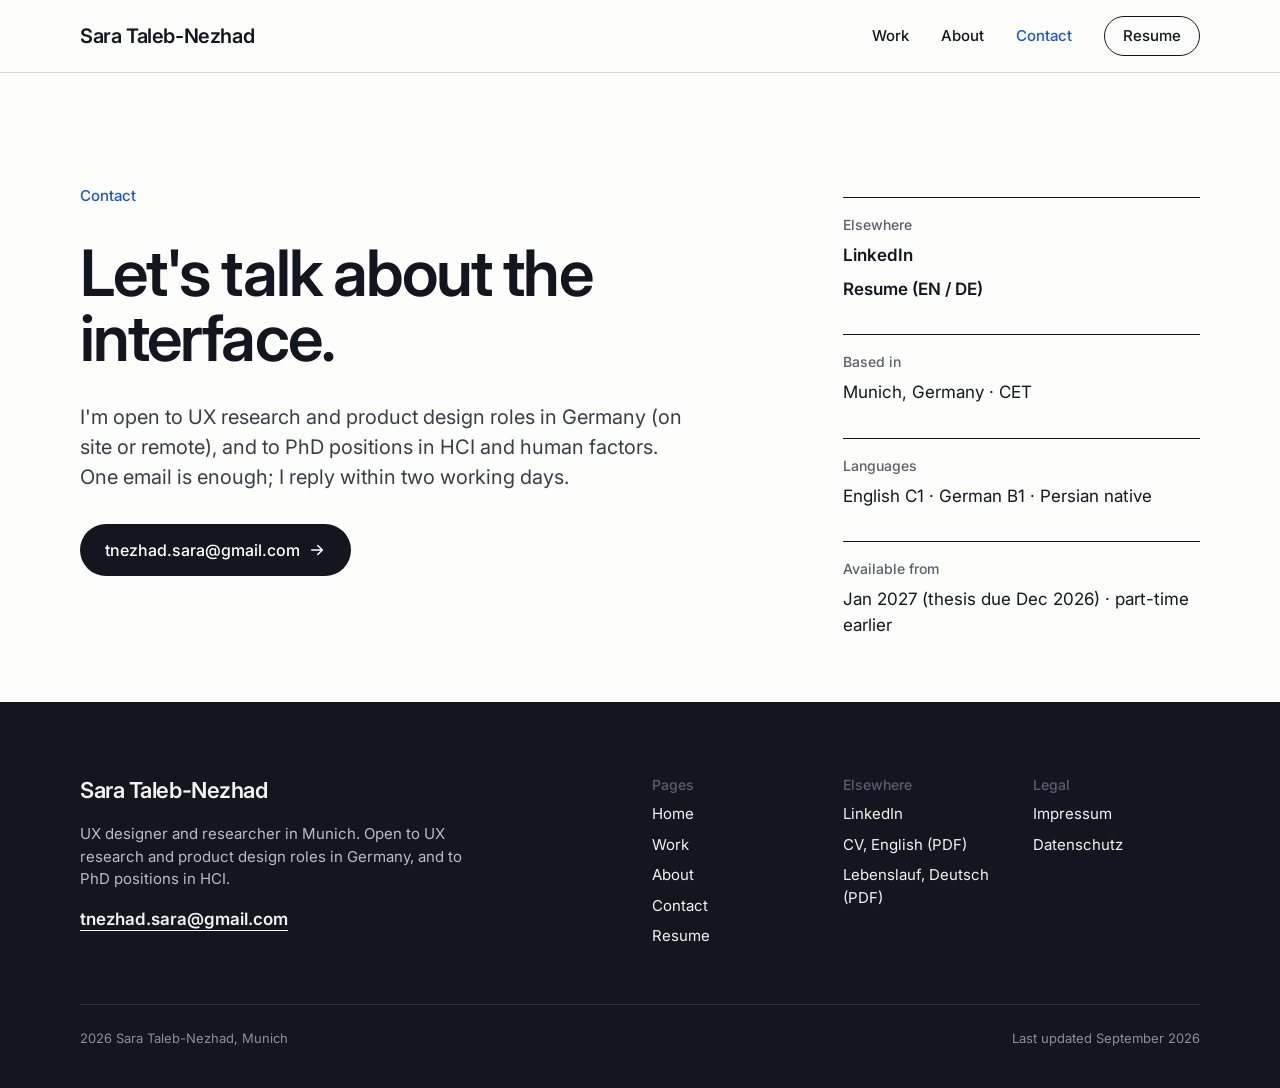
<file: contact.html>
<!doctype html>
<html lang="en">
<head>
<meta charset="utf-8">
<meta name="viewport" content="width=device-width, initial-scale=1">
<title>Contact · Sara Taleb-Nezhad</title>
<meta name="description" content="Get in touch about UX research and product design roles in Germany.">
<meta property="og:title" content="Contact · Sara Taleb-Nezhad">
<meta property="og:description" content="Get in touch about UX research and product design roles in Germany.">
<meta property="og:image" content="images/og-image.png">
<meta property="og:type" content="website">
<link rel="icon" href="images/favicon.svg" type="image/svg+xml">
<link rel="preconnect" href="https://fonts.googleapis.com">
<link rel="preconnect" href="https://fonts.gstatic.com" crossorigin>
<link rel="stylesheet" href="https://fonts.googleapis.com/css2?family=Inter:wght@400;500;600;700;800&display=swap">
<link rel="stylesheet" href="css/style.css">
</head>
<body>
<header class="nav">
  <div class="wrap">
    <a class="brand" href="index.html">Sara Taleb-Nezhad</a>
    <button class="menu-btn" aria-label="Open menu" aria-expanded="false" aria-controls="menu"><svg width="20" height="20" viewBox="0 0 24 24" fill="none" stroke="currentColor" stroke-width="2" stroke-linecap="round" aria-hidden="true"><path d="M4 7h16"/><path d="M4 12h16"/><path d="M4 17h16"/></svg></button>
    <nav class="menu" id="menu">
      <a href="work.html">Work</a>
      <a href="about.html">About</a>
      <a href="contact.html" aria-current="page">Contact</a>
      <a class="pill" href="resume.html">Resume</a>
    </nav>
  </div>
</header>
<main>
<section class="contact-head"><div class="wrap cols">
  <div class="l"><div class="kicker">Contact</div><h1 class="h1">Let's talk about the interface.</h1><p class="lead" style="max-width:620px">I'm open to UX research and product design roles in Germany (on site or remote), and to PhD positions in HCI and human factors. One email is enough; I reply within two working days.</p><div><a class="btn primary" href="mailto:tnezhad.sara@gmail.com">tnezhad.sara@gmail.com <svg width="18" height="18" viewBox="0 0 24 24" fill="none" stroke="currentColor" stroke-width="2" stroke-linecap="round" stroke-linejoin="round" aria-hidden="true"><path d="M5 12h14"/><path d="M13 6l6 6-6 6"/></svg></a></div></div>
  <div class="r">
    <div class="row"><div class="k">Elsewhere</div><a href="https://www.linkedin.com/in/tnezhadsara/">LinkedIn</a><a href="resume.html">Resume (EN / DE)</a></div>
    <div class="row"><div class="k">Based in</div><div>Munich, Germany · CET</div></div>
    <div class="row"><div class="k">Languages</div><div>English C1 · German B1 · Persian native</div></div>
    <div class="row"><div class="k">Available from</div><div>Jan 2027 (thesis due Dec 2026) · part-time earlier</div></div>
  </div>
</div></section>
</main>
<footer class="footer">
  <div class="wrap">
    <div class="cols">
      <div class="intro">
        <a class="brand" href="index.html">Sara Taleb-Nezhad</a>
        <p>UX designer and researcher in Munich. Open to UX research and product design roles in Germany, and to PhD positions in HCI.</p>
        <a class="mail" href="mailto:tnezhad.sara@gmail.com">tnezhad.sara@gmail.com</a>
      </div>
      <div class="links" style="display:contents">
      <div class="col c1"><div class="k">Pages</div><a href="index.html">Home</a><a href="work.html">Work</a><a href="about.html">About</a><a href="contact.html">Contact</a><a href="resume.html">Resume</a></div>
      <div class="col c2"><div class="k">Elsewhere</div><a href="https://www.linkedin.com/in/tnezhadsara/">LinkedIn</a><a href="cv/cv-en.pdf">CV, English (PDF)</a><a href="cv/cv-de.pdf">Lebenslauf, Deutsch (PDF)</a></div>
      <div class="col c3"><div class="k">Legal</div><a href="impressum.html">Impressum</a><a href="datenschutz.html">Datenschutz</a></div>
      </div>
    </div>
    <div class="bottom"><span>2026 Sara Taleb-Nezhad, Munich</span><span>Last updated September 2026</span></div>
  </div>
</footer>
<script>
  var b=document.querySelector('.menu-btn'),m=document.getElementById('menu');
  b.addEventListener('click',function(){var o=m.classList.toggle('open');b.setAttribute('aria-expanded',o);});
</script>
</body>
</html>
</file>
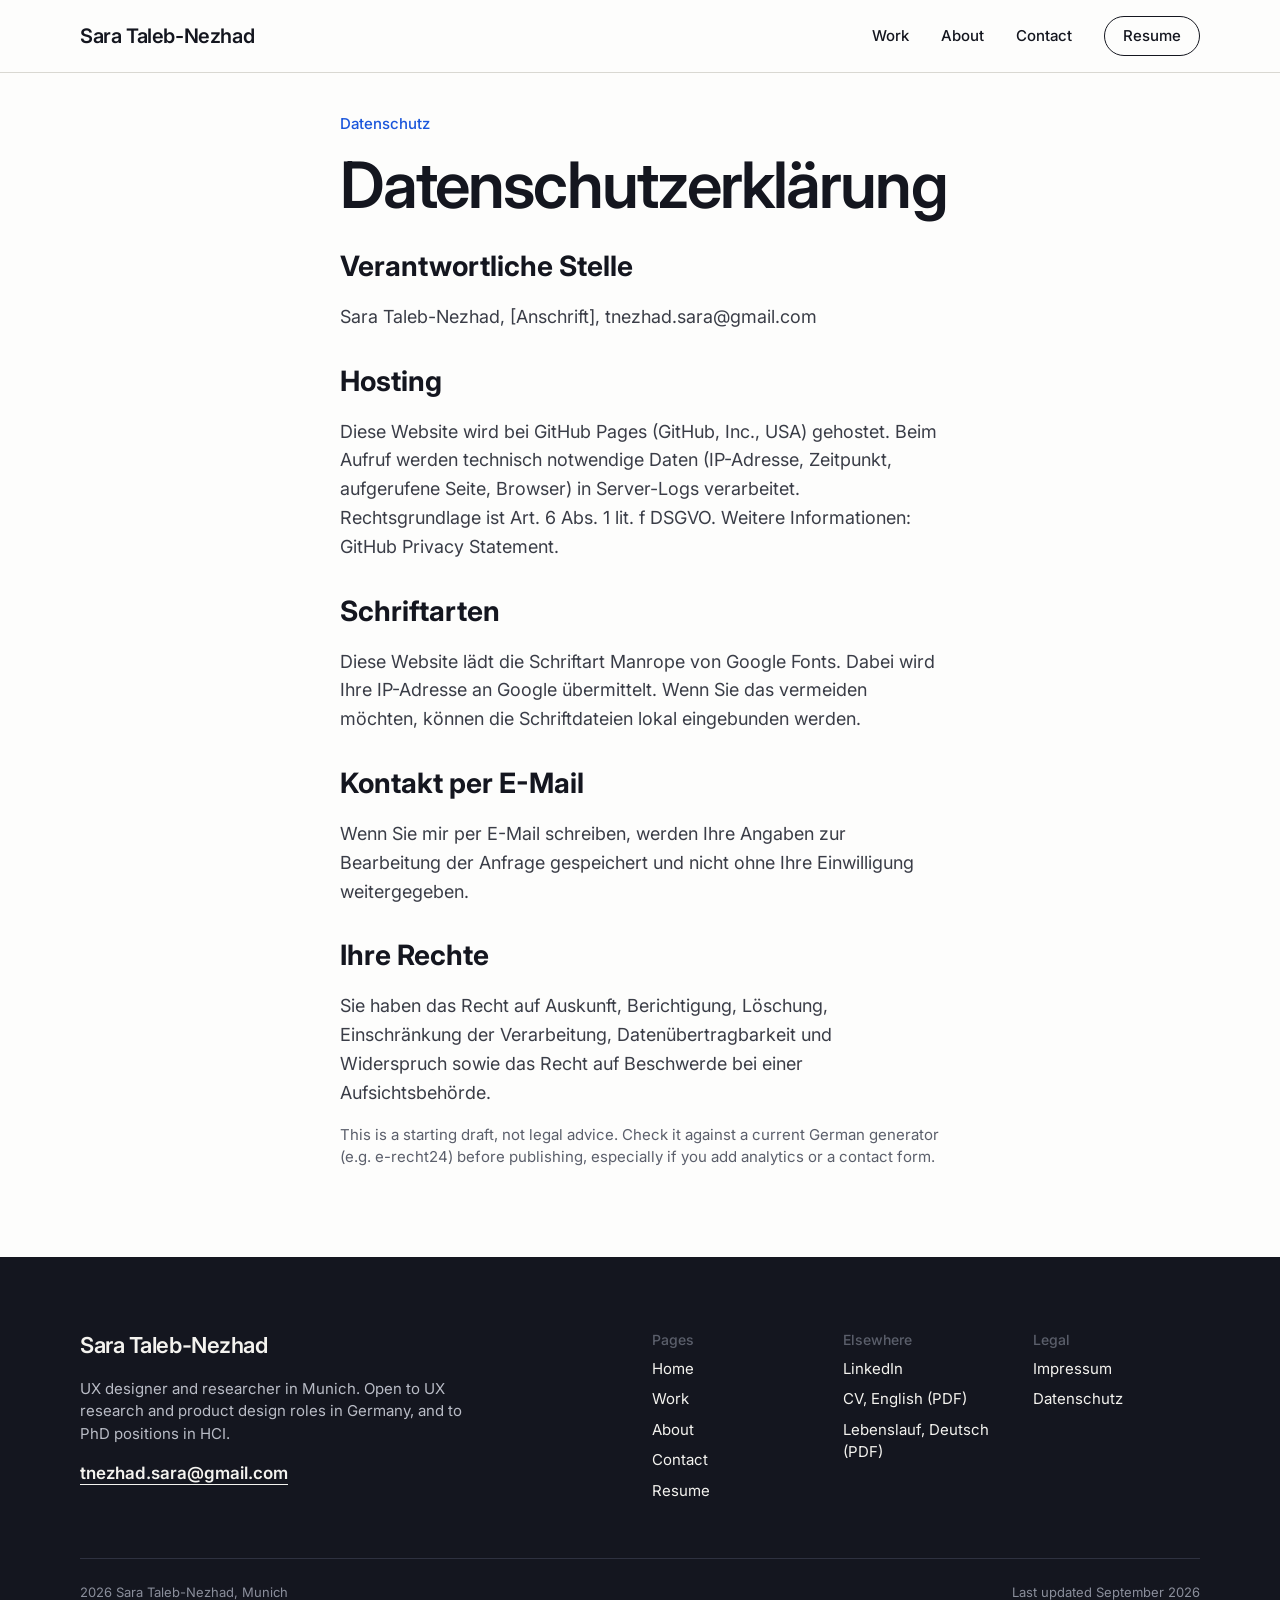
<file: datenschutz.html>
<!doctype html>
<html lang="en">
<head>
<meta charset="utf-8">
<meta name="viewport" content="width=device-width, initial-scale=1">
<title>Datenschutz · Sara Taleb-Nezhad</title>
<meta name="description" content="Datenschutzerklärung">
<meta property="og:title" content="Datenschutz · Sara Taleb-Nezhad">
<meta property="og:description" content="Datenschutzerklärung">
<meta property="og:image" content="images/og-image.png">
<meta property="og:type" content="website">
<link rel="icon" href="images/favicon.svg" type="image/svg+xml">
<link rel="preconnect" href="https://fonts.googleapis.com">
<link rel="preconnect" href="https://fonts.gstatic.com" crossorigin>
<link rel="stylesheet" href="https://fonts.googleapis.com/css2?family=Inter:wght@400;500;600;700;800&display=swap">
<link rel="stylesheet" href="css/style.css">
</head>
<body>
<header class="nav">
  <div class="wrap">
    <a class="brand" href="index.html">Sara Taleb-Nezhad</a>
    <button class="menu-btn" aria-label="Open menu" aria-expanded="false" aria-controls="menu"><svg width="20" height="20" viewBox="0 0 24 24" fill="none" stroke="currentColor" stroke-width="2" stroke-linecap="round" aria-hidden="true"><path d="M4 7h16"/><path d="M4 12h16"/><path d="M4 17h16"/></svg></button>
    <nav class="menu" id="menu">
      <a href="work.html">Work</a>
      <a href="about.html">About</a>
      <a href="contact.html">Contact</a>
      <a class="pill" href="resume.html">Resume</a>
    </nav>
  </div>
</header>
<main>
<section class="wrap prose"><div class="kicker">Datenschutz</div><h1 class="h1">Datenschutzerklärung</h1>
<h2>Verantwortliche Stelle</h2><p class="para">Sara Taleb-Nezhad, [Anschrift], tnezhad.sara@gmail.com</p>
<h2>Hosting</h2><p class="para">Diese Website wird bei GitHub Pages (GitHub, Inc., USA) gehostet. Beim Aufruf werden technisch notwendige Daten (IP-Adresse, Zeitpunkt, aufgerufene Seite, Browser) in Server-Logs verarbeitet. Rechtsgrundlage ist Art. 6 Abs. 1 lit. f DSGVO. Weitere Informationen: GitHub Privacy Statement.</p>
<h2>Schriftarten</h2><p class="para">Diese Website lädt die Schriftart Manrope von Google Fonts. Dabei wird Ihre IP-Adresse an Google übermittelt. Wenn Sie das vermeiden möchten, können die Schriftdateien lokal eingebunden werden.</p>
<h2>Kontakt per E-Mail</h2><p class="para">Wenn Sie mir per E-Mail schreiben, werden Ihre Angaben zur Bearbeitung der Anfrage gespeichert und nicht ohne Ihre Einwilligung weitergegeben.</p>
<h2>Ihre Rechte</h2><p class="para">Sie haben das Recht auf Auskunft, Berichtigung, Löschung, Einschränkung der Verarbeitung, Datenübertragbarkeit und Widerspruch sowie das Recht auf Beschwerde bei einer Aufsichtsbehörde.</p>
<p class="small">This is a starting draft, not legal advice. Check it against a current German generator (e.g. e-recht24) before publishing, especially if you add analytics or a contact form.</p></section>
</main>
<footer class="footer">
  <div class="wrap">
    <div class="cols">
      <div class="intro">
        <a class="brand" href="index.html">Sara Taleb-Nezhad</a>
        <p>UX designer and researcher in Munich. Open to UX research and product design roles in Germany, and to PhD positions in HCI.</p>
        <a class="mail" href="mailto:tnezhad.sara@gmail.com">tnezhad.sara@gmail.com</a>
      </div>
      <div class="links" style="display:contents">
      <div class="col c1"><div class="k">Pages</div><a href="index.html">Home</a><a href="work.html">Work</a><a href="about.html">About</a><a href="contact.html">Contact</a><a href="resume.html">Resume</a></div>
      <div class="col c2"><div class="k">Elsewhere</div><a href="https://www.linkedin.com/in/tnezhadsara/">LinkedIn</a><a href="cv/cv-en.pdf">CV, English (PDF)</a><a href="cv/cv-de.pdf">Lebenslauf, Deutsch (PDF)</a></div>
      <div class="col c3"><div class="k">Legal</div><a href="impressum.html">Impressum</a><a href="datenschutz.html">Datenschutz</a></div>
      </div>
    </div>
    <div class="bottom"><span>2026 Sara Taleb-Nezhad, Munich</span><span>Last updated September 2026</span></div>
  </div>
</footer>
<script>
  var b=document.querySelector('.menu-btn'),m=document.getElementById('menu');
  b.addEventListener('click',function(){var o=m.classList.toggle('open');b.setAttribute('aria-expanded',o);});
</script>
</body>
</html>
</file>
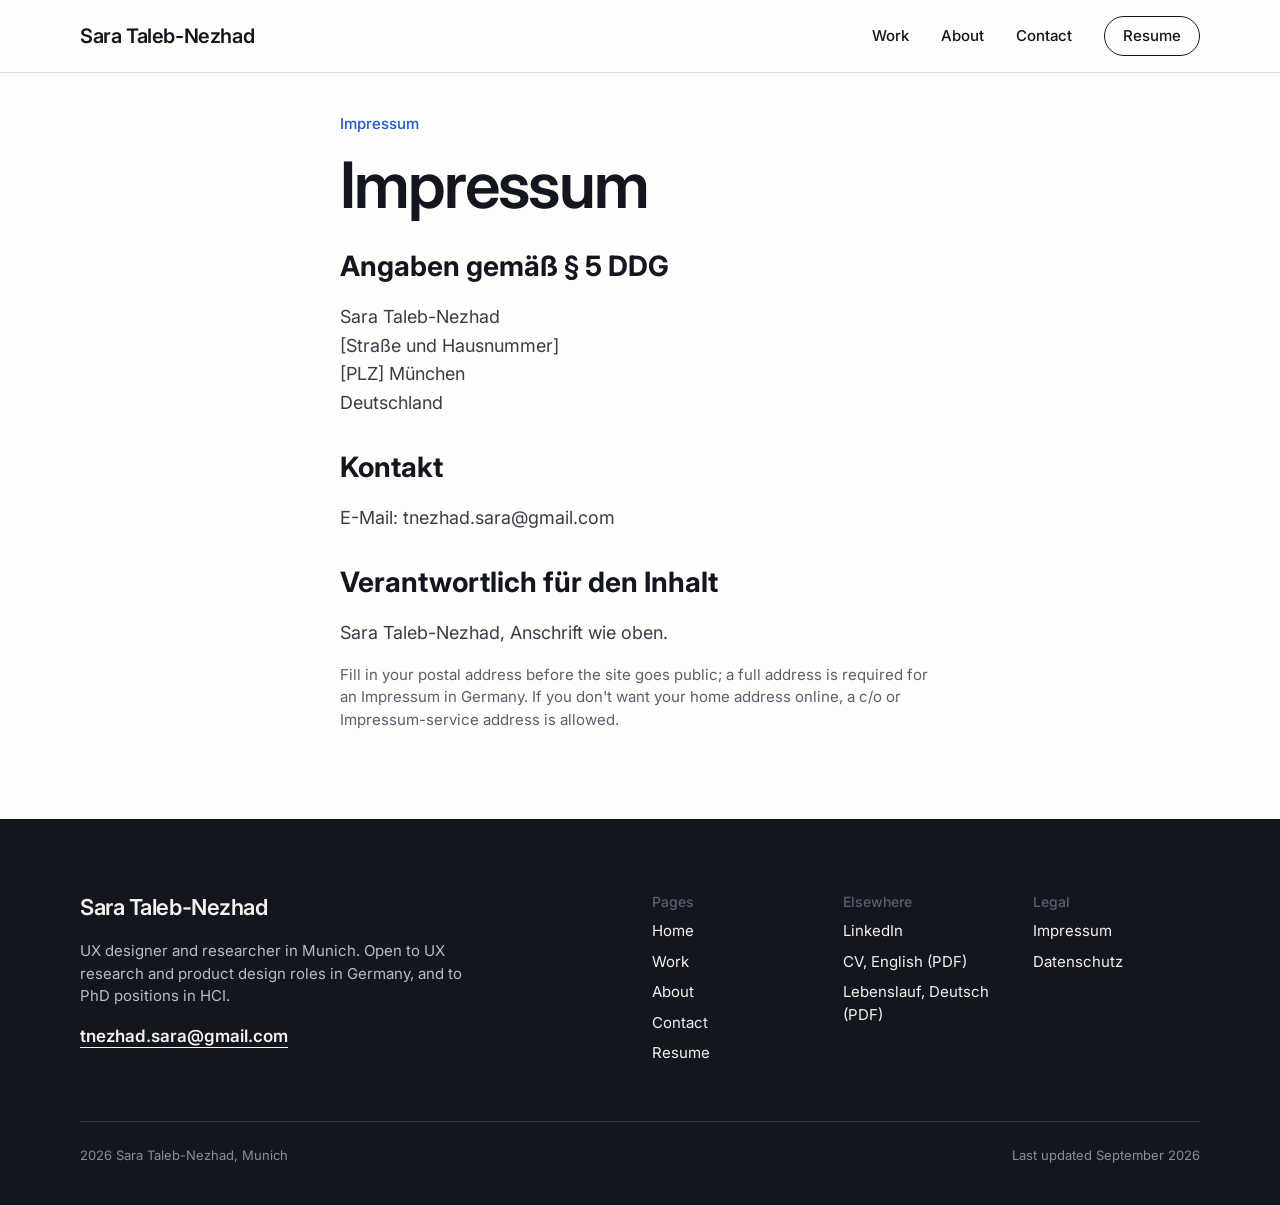
<file: impressum.html>
<!doctype html>
<html lang="en">
<head>
<meta charset="utf-8">
<meta name="viewport" content="width=device-width, initial-scale=1">
<title>Impressum · Sara Taleb-Nezhad</title>
<meta name="description" content="Impressum">
<meta property="og:title" content="Impressum · Sara Taleb-Nezhad">
<meta property="og:description" content="Impressum">
<meta property="og:image" content="images/og-image.png">
<meta property="og:type" content="website">
<link rel="icon" href="images/favicon.svg" type="image/svg+xml">
<link rel="preconnect" href="https://fonts.googleapis.com">
<link rel="preconnect" href="https://fonts.gstatic.com" crossorigin>
<link rel="stylesheet" href="https://fonts.googleapis.com/css2?family=Inter:wght@400;500;600;700;800&display=swap">
<link rel="stylesheet" href="css/style.css">
</head>
<body>
<header class="nav">
  <div class="wrap">
    <a class="brand" href="index.html">Sara Taleb-Nezhad</a>
    <button class="menu-btn" aria-label="Open menu" aria-expanded="false" aria-controls="menu"><svg width="20" height="20" viewBox="0 0 24 24" fill="none" stroke="currentColor" stroke-width="2" stroke-linecap="round" aria-hidden="true"><path d="M4 7h16"/><path d="M4 12h16"/><path d="M4 17h16"/></svg></button>
    <nav class="menu" id="menu">
      <a href="work.html">Work</a>
      <a href="about.html">About</a>
      <a href="contact.html">Contact</a>
      <a class="pill" href="resume.html">Resume</a>
    </nav>
  </div>
</header>
<main>
<section class="wrap prose"><div class="kicker">Impressum</div><h1 class="h1">Impressum</h1>
<h2>Angaben gemäß § 5 DDG</h2><p class="para">Sara Taleb-Nezhad<br>[Straße und Hausnummer]<br>[PLZ] München<br>Deutschland</p>
<h2>Kontakt</h2><p class="para">E-Mail: tnezhad.sara@gmail.com</p>
<h2>Verantwortlich für den Inhalt</h2><p class="para">Sara Taleb-Nezhad, Anschrift wie oben.</p>
<p class="small">Fill in your postal address before the site goes public; a full address is required for an Impressum in Germany. If you don't want your home address online, a c/o or Impressum-service address is allowed.</p></section>
</main>
<footer class="footer">
  <div class="wrap">
    <div class="cols">
      <div class="intro">
        <a class="brand" href="index.html">Sara Taleb-Nezhad</a>
        <p>UX designer and researcher in Munich. Open to UX research and product design roles in Germany, and to PhD positions in HCI.</p>
        <a class="mail" href="mailto:tnezhad.sara@gmail.com">tnezhad.sara@gmail.com</a>
      </div>
      <div class="links" style="display:contents">
      <div class="col c1"><div class="k">Pages</div><a href="index.html">Home</a><a href="work.html">Work</a><a href="about.html">About</a><a href="contact.html">Contact</a><a href="resume.html">Resume</a></div>
      <div class="col c2"><div class="k">Elsewhere</div><a href="https://www.linkedin.com/in/tnezhadsara/">LinkedIn</a><a href="cv/cv-en.pdf">CV, English (PDF)</a><a href="cv/cv-de.pdf">Lebenslauf, Deutsch (PDF)</a></div>
      <div class="col c3"><div class="k">Legal</div><a href="impressum.html">Impressum</a><a href="datenschutz.html">Datenschutz</a></div>
      </div>
    </div>
    <div class="bottom"><span>2026 Sara Taleb-Nezhad, Munich</span><span>Last updated September 2026</span></div>
  </div>
</footer>
<script>
  var b=document.querySelector('.menu-btn'),m=document.getElementById('menu');
  b.addEventListener('click',function(){var o=m.classList.toggle('open');b.setAttribute('aria-expanded',o);});
</script>
</body>
</html>
</file>
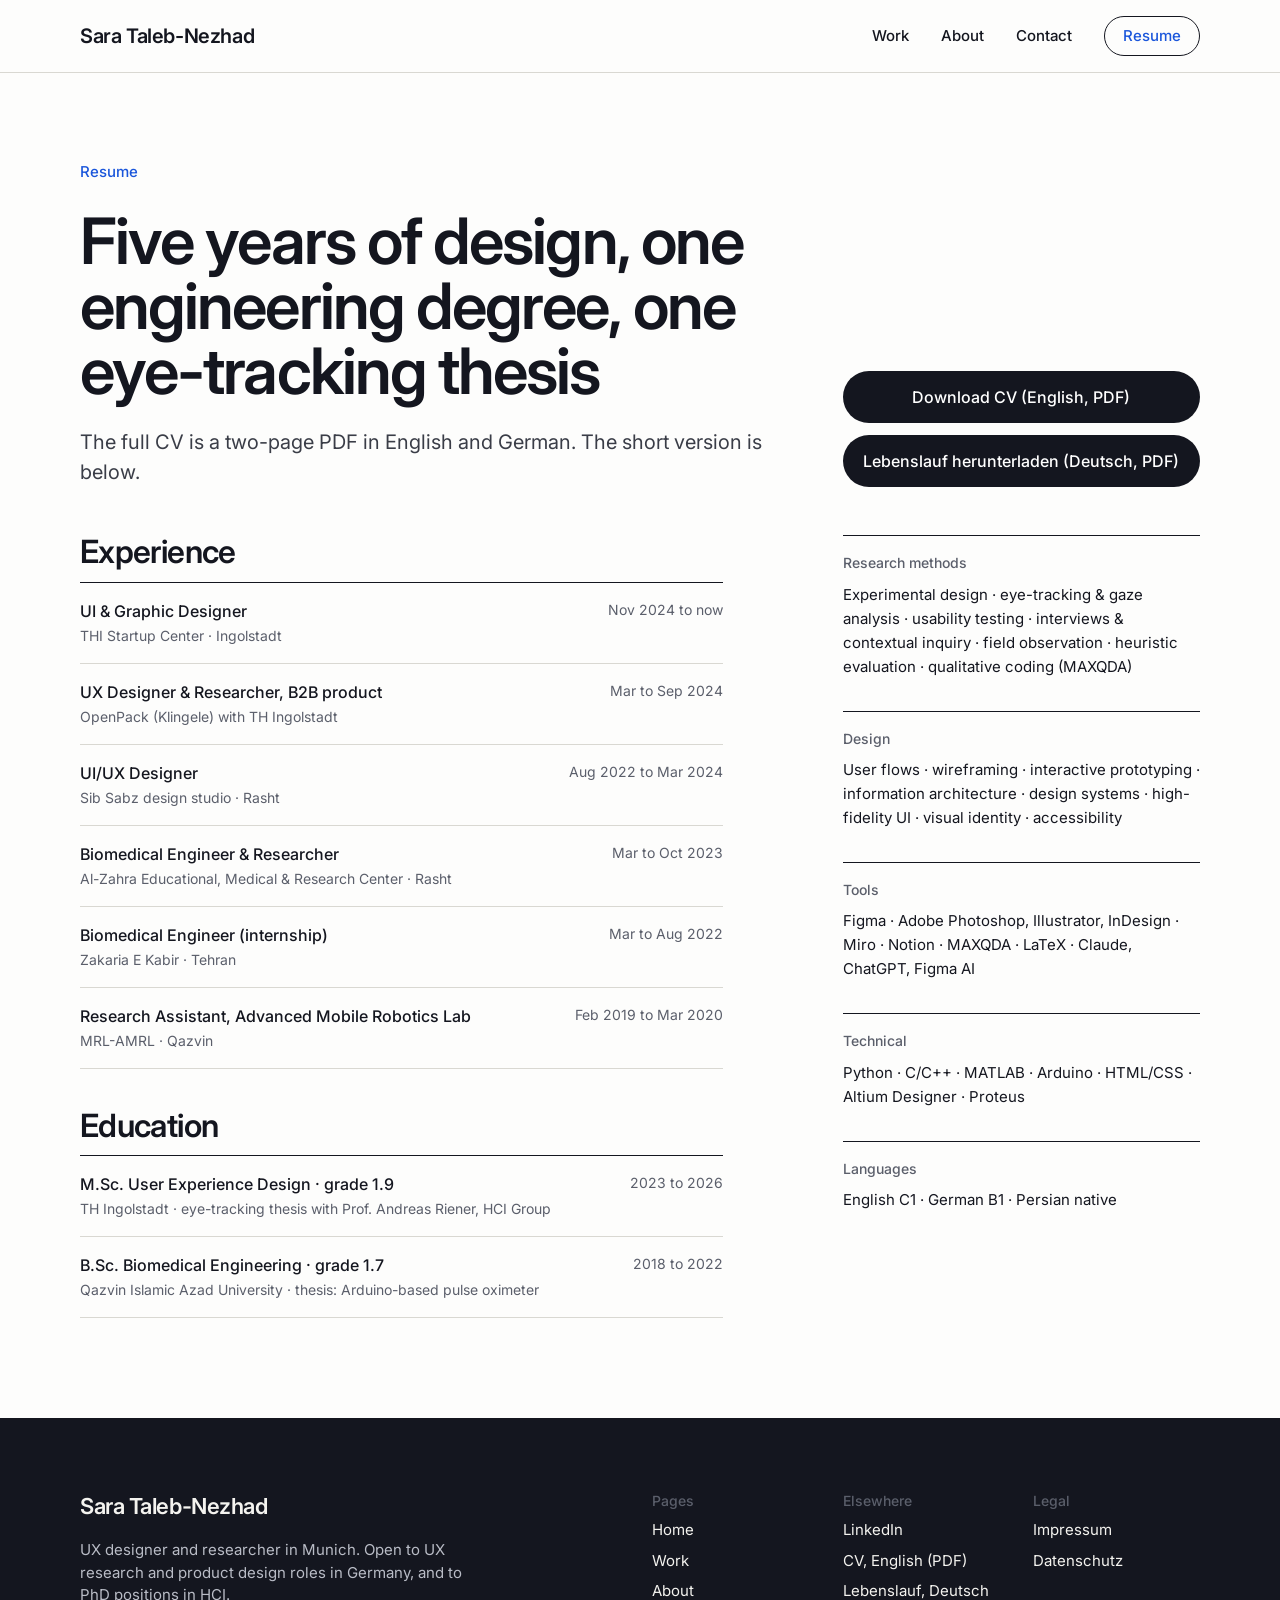
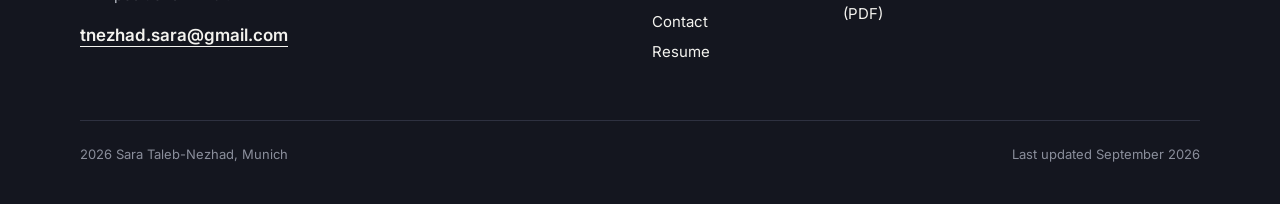
<file: resume.html>
<!doctype html>
<html lang="en">
<head>
<meta charset="utf-8">
<meta name="viewport" content="width=device-width, initial-scale=1">
<title>Resume · Sara Taleb-Nezhad</title>
<meta name="description" content="Experience, education and skills of Sara Taleb-Nezhad, UX designer and researcher.">
<meta property="og:title" content="Resume · Sara Taleb-Nezhad">
<meta property="og:description" content="Experience, education and skills of Sara Taleb-Nezhad, UX designer and researcher.">
<meta property="og:image" content="images/og-image.png">
<meta property="og:type" content="website">
<link rel="icon" href="images/favicon.svg" type="image/svg+xml">
<link rel="preconnect" href="https://fonts.googleapis.com">
<link rel="preconnect" href="https://fonts.gstatic.com" crossorigin>
<link rel="stylesheet" href="https://fonts.googleapis.com/css2?family=Inter:wght@400;500;600;700;800&display=swap">
<link rel="stylesheet" href="css/style.css">
</head>
<body>
<header class="nav">
  <div class="wrap">
    <a class="brand" href="index.html">Sara Taleb-Nezhad</a>
    <button class="menu-btn" aria-label="Open menu" aria-expanded="false" aria-controls="menu"><svg width="20" height="20" viewBox="0 0 24 24" fill="none" stroke="currentColor" stroke-width="2" stroke-linecap="round" aria-hidden="true"><path d="M4 7h16"/><path d="M4 12h16"/><path d="M4 17h16"/></svg></button>
    <nav class="menu" id="menu">
      <a href="work.html">Work</a>
      <a href="about.html">About</a>
      <a href="contact.html">Contact</a>
      <a class="pill" href="resume.html" aria-current="page">Resume</a>
    </nav>
  </div>
</header>
<main>
<section class="resume-head"><div class="wrap cols">
  <div class="text stack" style="gap:24px"><div class="kicker">Resume</div><h1 class="h1">Five years of design, one engineering degree, one eye-tracking thesis</h1><p class="lead" style="max-width:700px">The full CV is a two-page PDF in English and German. The short version is below.</p></div>
  <div class="btns"><a class="btn primary" href="cv/cv-en.pdf">Download CV (English, PDF)</a><a class="btn primary" href="cv/cv-de.pdf">Lebenslauf herunterladen (Deutsch, PDF)</a></div>
</div></section>
<section class="section"><div class="wrap cols resume-body">
  <div class="l"><div class="rows"><h2 class="h2 rows-title">Experience</h2><div class="item"><div><b>UI &amp; Graphic Designer</b><span>THI Startup Center · Ingolstadt</span></div><span class="date">Nov 2024 to now</span></div><div class="item"><div><b>UX Designer &amp; Researcher, B2B product</b><span>OpenPack (Klingele) with TH Ingolstadt</span></div><span class="date">Mar to Sep 2024</span></div><div class="item"><div><b>UI/UX Designer</b><span>Sib Sabz design studio · Rasht</span></div><span class="date">Aug 2022 to Mar 2024</span></div><div class="item"><div><b>Biomedical Engineer &amp; Researcher</b><span>Al-Zahra Educational, Medical &amp; Research Center · Rasht</span></div><span class="date">Mar to Oct 2023</span></div><div class="item"><div><b>Biomedical Engineer (internship)</b><span>Zakaria E Kabir · Tehran</span></div><span class="date">Mar to Aug 2022</span></div><div class="item"><div><b>Research Assistant, Advanced Mobile Robotics Lab</b><span>MRL-AMRL · Qazvin</span></div><span class="date">Feb 2019 to Mar 2020</span></div><div class="end"></div></div><div class="rows"><h2 class="h2 rows-title">Education</h2><div class="item"><div><b>M.Sc. User Experience Design · grade 1.9</b><span>TH Ingolstadt · eye-tracking thesis with Prof. Andreas Riener, HCI Group</span></div><span class="date">2023 to 2026</span></div><div class="item"><div><b>B.Sc. Biomedical Engineering · grade 1.7</b><span>Qazvin Islamic Azad University · thesis: Arduino-based pulse oximeter</span></div><span class="date">2018 to 2022</span></div><div class="end"></div></div></div>
  <div class="r"><div class="factbox"><div class="k">Research methods</div><div>Experimental design · eye-tracking &amp; gaze analysis · usability testing · interviews &amp; contextual inquiry · field observation · heuristic evaluation · qualitative coding (MAXQDA)</div></div><div class="factbox"><div class="k">Design</div><div>User flows · wireframing · interactive prototyping · information architecture · design systems · high-fidelity UI · visual identity · accessibility</div></div><div class="factbox"><div class="k">Tools</div><div>Figma · Adobe Photoshop, Illustrator, InDesign · Miro · Notion · MAXQDA · LaTeX · Claude, ChatGPT, Figma AI</div></div><div class="factbox"><div class="k">Technical</div><div>Python · C/C++ · MATLAB · Arduino · HTML/CSS · Altium Designer · Proteus</div></div><div class="factbox"><div class="k">Languages</div><div>English C1 · German B1 · Persian native</div></div></div>
</div></section>
</main>
<footer class="footer">
  <div class="wrap">
    <div class="cols">
      <div class="intro">
        <a class="brand" href="index.html">Sara Taleb-Nezhad</a>
        <p>UX designer and researcher in Munich. Open to UX research and product design roles in Germany, and to PhD positions in HCI.</p>
        <a class="mail" href="mailto:tnezhad.sara@gmail.com">tnezhad.sara@gmail.com</a>
      </div>
      <div class="links" style="display:contents">
      <div class="col c1"><div class="k">Pages</div><a href="index.html">Home</a><a href="work.html">Work</a><a href="about.html">About</a><a href="contact.html">Contact</a><a href="resume.html">Resume</a></div>
      <div class="col c2"><div class="k">Elsewhere</div><a href="https://www.linkedin.com/in/tnezhadsara/">LinkedIn</a><a href="cv/cv-en.pdf">CV, English (PDF)</a><a href="cv/cv-de.pdf">Lebenslauf, Deutsch (PDF)</a></div>
      <div class="col c3"><div class="k">Legal</div><a href="impressum.html">Impressum</a><a href="datenschutz.html">Datenschutz</a></div>
      </div>
    </div>
    <div class="bottom"><span>2026 Sara Taleb-Nezhad, Munich</span><span>Last updated September 2026</span></div>
  </div>
</footer>
<script>
  var b=document.querySelector('.menu-btn'),m=document.getElementById('menu');
  b.addEventListener('click',function(){var o=m.classList.toggle('open');b.setAttribute('aria-expanded',o);});
</script>
</body>
</html>
</file>
<file: css/style.css>
/* ---------- tokens: change colours and type here ---------- */
:root{
  --ground:#FDFDFC; --ink:#14161F; --body:#3A3D47; --muted:#5B5F6B;
  --accent:#1A56DB; --accent-dark:#12409F; --line:#D9D8D2; --card-line:#E2E1DB;
  --panel:#E7EAF0; --tint:#DDE4F5; --soft:#EBEAE4; --white:#FFFFFF;
  --font:'Inter',system-ui,-apple-system,"Segoe UI",sans-serif;
  --pad:80px; --gap:24px; --radius:20px; --radius-s:14px;
}
*{box-sizing:border-box}
html{scroll-behavior:smooth}
body{margin:0;font-family:var(--font);background:var(--ground);color:var(--ink);line-height:1.5;-webkit-font-smoothing:antialiased;min-height:100vh;display:flex;flex-direction:column}
img{max-width:100%;display:block}
a{color:var(--accent)}a:hover{color:var(--accent-dark)}
a:focus-visible,button:focus-visible{outline:2px solid var(--accent);outline-offset:3px}
h1,h2,h3,p{margin:0}
.wrap{max-width:1440px;margin:0 auto;padding-left:var(--pad);padding-right:var(--pad);width:100%}

/* ---------- nav ---------- */
.nav{border-bottom:1px solid var(--line);position:relative}
.nav .wrap{display:flex;align-items:center;justify-content:space-between;padding-top:16px;padding-bottom:16px}
.brand{display:inline-flex;align-items:center;gap:12px;text-decoration:none;color:var(--ink);font-weight:800;font-size:20px;letter-spacing:-.01em}
.brand:hover{color:var(--ink)}
.brand svg{flex:none}
.menu{display:flex;align-items:center;gap:32px;font-size:15px;font-weight:500}
.menu a{color:var(--ink);text-decoration:none}
.menu a[aria-current="page"]{color:var(--accent)}
.menu .pill{display:inline-flex;align-items:center;height:40px;padding:0 18px;border:1.5px solid var(--ink);border-radius:999px;font-weight:600}
.menu-btn{display:none;width:44px;height:44px;border:1.5px solid var(--ink);border-radius:999px;background:transparent;color:var(--ink);align-items:center;justify-content:center;cursor:pointer}

/* ---------- type ---------- */
.label{font-weight:600;font-size:14px;color:var(--muted)}
.label.accent{color:var(--accent);font-size:13px}
.h1{font-weight:800;font-size:64px;line-height:1.02;letter-spacing:-.02em}
.h1 .accent{color:var(--accent)}
.h2{font-weight:800;font-size:36px;line-height:1.08;letter-spacing:-.02em}
.h3{font-weight:800;font-size:30px;line-height:1.1;letter-spacing:-.02em}
.lead{font-size:20px;color:var(--body);max-width:680px}
.para{font-size:18px;line-height:1.6;color:var(--body)}
.small{font-size:15px;color:var(--muted)}

/* ---------- buttons ---------- */
.btn{display:inline-flex;align-items:center;justify-content:center;gap:8px;height:52px;padding:0 24px;border-radius:999px;text-decoration:none;font-weight:600;font-size:16px;white-space:nowrap;border:1.5px solid transparent}
.btn.primary{background:var(--ink);color:var(--ground)}
.btn.primary:hover{background:#2A2D3A;color:var(--ground)}
.btn.ghost{border-color:#B9B8B1;color:var(--ink)}
.btn.ghost:hover{border-color:var(--ink);color:var(--ink)}
.btn.small{height:44px;padding:0 20px;font-size:14px;border-color:var(--ink);color:var(--ink)}
.btn-row{display:flex;gap:12px;flex-wrap:wrap;padding-top:8px}

/* ---------- sections ---------- */
.section{padding-bottom:100px}
.is-home .section{padding-bottom:200px}
.section-head{display:flex;align-items:baseline;justify-content:space-between;gap:16px;border-top:1px solid var(--ink);padding-top:16px;margin-bottom:32px}
.section-head a{font-size:15px;font-weight:600;color:var(--ink);text-decoration:none}
.grid{display:grid;gap:var(--gap)}
.grid-2{grid-template-columns:repeat(2,minmax(0,1fr))}
.grid-3{grid-template-columns:repeat(3,minmax(0,1fr))}
.grid-4{grid-template-columns:repeat(4,minmax(0,1fr))}
.grid-6{grid-template-columns:repeat(6,minmax(0,1fr))}
.cols{display:grid;grid-template-columns:repeat(12,minmax(0,1fr));column-gap:var(--gap)}
.stack{display:flex;flex-direction:column;gap:16px}

/* ---------- hero ---------- */
.hero{padding-top:104px;padding-bottom:88px}
.hero .cols{align-items:end}
.hero-text{grid-column:1/span 7;display:flex;flex-direction:column;gap:32px;align-self:center}
.hero-stats{grid-column:10/span 3;display:flex;flex-direction:column;gap:20px;border-left:1px solid var(--line);padding-left:32px}
.stat b{display:block;font-weight:800;font-size:40px;line-height:1;letter-spacing:-.02em}
.stat span{font-size:14px;line-height:1.45;color:var(--muted)}

/* ---------- cards ---------- */
.card{display:flex;flex-direction:column;gap:16px;background:var(--white);border:1px solid var(--card-line);border-radius:var(--radius);padding:24px;text-decoration:none;color:var(--ink)}
.card:hover{color:var(--ink)}
.card .media{height:220px;border-radius:var(--radius-s);overflow:hidden;background:var(--panel)}
.card .media img{width:100%;height:100%;object-fit:cover;object-position:top left}
.card .media.center img{object-position:center}
.card.tall .media{height:320px}
.card .meta{font-weight:600;font-size:12px;letter-spacing:.04em;color:var(--accent)}
.card .title{font-weight:700;font-size:22px;line-height:1.15;letter-spacing:-.01em}
.card.tall .title{font-size:30px}
.card .desc{font-size:15px;color:var(--body)}
.card .tag{display:flex;align-items:center;gap:8px;font-weight:700;font-size:14px;padding-top:4px}
.card .text{display:flex;flex-direction:column;gap:8px}
.placeholder{display:flex;align-items:center;justify-content:center;height:100%;min-height:inherit;font-weight:600;font-size:13px;color:var(--muted);text-align:center;padding:20px;background:var(--panel)}

.card-wide{display:grid;grid-template-columns:repeat(12,minmax(0,1fr));column-gap:var(--gap);background:var(--white);border:1px solid var(--card-line);border-radius:var(--radius);padding:40px;text-decoration:none;color:var(--ink)}
.card-wide:hover{color:var(--ink)}
.card-wide .text{grid-column:1/span 5;display:flex;flex-direction:column;justify-content:space-between;gap:32px}
.card-wide .title{font-weight:800;font-size:40px;line-height:1.05;letter-spacing:-.02em}
.card-wide .desc{font-size:17px;color:var(--body)}
.card-wide .media{grid-column:6/span 7;min-height:440px}
.floating{border-radius:16px;overflow:hidden;background:var(--tint);padding:32px 0 0 32px;height:100%}
.floating > div{width:100%;height:100%;border-radius:12px 0 0 0;overflow:hidden;box-shadow:0 24px 60px rgba(20,22,31,.18);background:var(--white)}
.floating img{width:100%;height:100%;object-fit:cover;object-position:top left}

.strip{display:flex;justify-content:space-between;align-items:center;gap:16px;padding:20px 24px;border:1px solid var(--line);border-radius:16px}
.strip b{display:block;font-size:16px}
.strip span{font-size:14px;color:var(--muted)}

.how{display:flex;flex-direction:column;gap:12px;padding:24px;border-radius:16px;background:var(--soft)}
.how .n{font-weight:600;font-size:13px;color:var(--accent)}
.how b{font-size:22px;line-height:1.15;font-weight:700}
.how p{font-size:15px;color:var(--body)}

.about-strip{align-items:center;column-gap:32px}
.about-strip .photo{grid-column:1/span 6;height:400px;border-radius:20px;overflow:hidden}
.about-strip .text{grid-column:7/span 6}

.cta{display:flex;justify-content:space-between;align-items:center;gap:40px;padding:44px;border-radius:var(--radius);background:var(--white);border:1px solid var(--card-line)}
.cta b{display:block;font-weight:800;font-size:32px;line-height:1.08;letter-spacing:-.02em}
.cta span{font-size:17px;color:var(--body)}

/* ---------- footer ---------- */
.footer{margin-top:auto;background:var(--ink);color:var(--ground)}
.footer .wrap{padding-top:72px;padding-bottom:40px;display:flex;flex-direction:column;gap:56px}
.footer .intro{grid-column:1/span 5;display:flex;flex-direction:column;gap:16px}
.footer .intro .brand{color:var(--ground);font-weight:800;font-size:22px}
.footer .intro p{font-size:15px;color:#B9BCC6;max-width:400px}
.footer .intro a.mail{font-size:17px;font-weight:600;color:var(--ground);text-underline-offset:5px}
.footer .col{display:flex;flex-direction:column;gap:8px;font-size:15px}
.footer .col .label{color:#8A8E9B;font-size:12px;letter-spacing:.08em;padding-bottom:4px}
.footer .col a{color:var(--ground);text-decoration:none}
.footer .col a:hover{text-decoration:underline;color:var(--ground)}
.footer .c1{grid-column:7/span 2}.footer .c2{grid-column:9/span 2}.footer .c3{grid-column:11/span 2}
.footer .bottom{display:flex;justify-content:space-between;flex-wrap:wrap;gap:8px;border-top:1px solid #2E3140;padding-top:24px;font-size:13px;color:#8A8E9B}

/* ---------- work page ---------- */
.page-head{padding-top:88px;padding-bottom:48px}
.chips{display:flex;flex-wrap:wrap;gap:8px;padding-top:8px}
.chip{display:inline-flex;align-items:center;height:44px;padding:0 16px;border-radius:999px;border:1.5px solid #B9B8B1;color:var(--ink);text-decoration:none;font-weight:600;font-size:14px}
.chip.on{background:var(--ink);color:var(--ground);border-color:var(--ink)}
.work-grid .card .media{height:300px}
.work-grid .card .title{font-size:26px}

/* ---------- case study ---------- */
.case-head{padding-top:64px}
.back{font-size:15px;font-weight:600;color:var(--muted);text-decoration:none}
.facts{padding-top:40px;padding-bottom:40px}
.fact{display:flex;flex-direction:column;gap:8px;border-top:1px solid var(--ink);padding-top:12px}
.fact .label{font-size:11px;letter-spacing:.08em}
.fact b{font-size:14px;line-height:1.4}
.case-hero{height:620px}
.case-hero .floating{padding:56px 0 0 56px}
.tldr{display:grid;grid-template-columns:repeat(3,minmax(0,1fr));gap:24px;background:var(--ink);color:var(--ground);border-radius:var(--radius);padding:40px}
.tldr .label{color:#9DB4EF;font-size:11px;letter-spacing:.08em}
.tldr p{font-size:15px;padding-top:8px}
.two .l{grid-column:1/span 4}.two .r{grid-column:6/span 7;display:flex;flex-direction:column;gap:16px}
.decision{display:grid;grid-template-columns:32px minmax(0,5fr) minmax(0,7fr);column-gap:var(--gap);align-items:start;padding:24px 0 40px}
.decision .text{display:flex;flex-direction:column;gap:16px;padding-top:4px}
.decision .media{height:360px;border-radius:16px;overflow:hidden}
.decision .media img,.decision .media .placeholder{width:100%;height:100%;object-fit:cover}
.decisions{position:relative;margin-top:24px}
.decisions::before{content:"";position:absolute;left:15px;top:16px;bottom:16px;width:2px;background:var(--line)}
.decision .marker{position:relative;z-index:1;width:32px;height:32px;border-radius:999px;background:var(--ground);border:2px solid var(--ink);display:flex;align-items:center;justify-content:center;font-weight:700;font-size:13px}
.decision:last-child{padding-bottom:0}
.decision .n{font-weight:600;font-size:13px;color:var(--accent)}
.decision p{font-size:16px;line-height:1.6;color:var(--body)}
.decision p strong{color:var(--ink)}
.tr .testing{grid-column:1/span 5}.tr .results{grid-column:6/span 7}
.tile{display:flex;flex-direction:column;gap:8px;padding:24px;border-radius:16px;background:var(--white);border:1px solid var(--card-line)}
.tile b{font-weight:800;font-size:32px;line-height:1;color:var(--accent)}
.tile span{font-size:13px;color:var(--muted)}
.next{display:flex;justify-content:space-between;align-items:center;gap:20px;padding:40px;border-radius:var(--radius);background:var(--ink);color:var(--ground);text-decoration:none}
.next:hover{color:var(--ground)}
.next .label{color:#9DB4EF;font-size:11px}
.next b{display:block;font-weight:700;font-size:30px;line-height:1.12;padding-top:8px}
.next .btn{background:var(--ground);color:var(--ink)}

/* ---------- about ---------- */
.about-head{padding-top:96px;padding-bottom:72px}
.about-head .cols{align-items:end}
.about-head .text{grid-column:1/span 8}
.about-head .photo{grid-column:9/span 4;height:420px;border-radius:20px;overflow:hidden}
.timeline{grid-column:1/span 3;display:flex;flex-direction:column;gap:16px}
.timeline div{display:flex;gap:16px;font-size:14px;color:var(--muted);border-top:1px solid var(--line);padding-top:8px}
.timeline span{color:var(--accent);font-weight:700;min-width:44px}
.story{grid-column:5/span 8;display:flex;flex-direction:column;gap:32px}
.story h2{font-size:32px}
.story .stack{gap:12px}
.factbox{display:flex;flex-direction:column;gap:8px;border-top:1px solid var(--ink);padding-top:16px;font-size:15px;line-height:1.6}

/* ---------- contact / resume / legal ---------- */
.contact-head{padding-top:112px;padding-bottom:64px}
.contact-head .l{grid-column:1/span 7;display:flex;flex-direction:column;gap:32px}
.contact-head .r{grid-column:9/span 4;display:grid;gap:32px;padding-top:12px}
.row{display:flex;flex-direction:column;gap:8px;border-top:1px solid var(--ink);padding-top:16px;font-size:17px}
.row a{font-weight:600;color:var(--ink);text-decoration:none}
.resume-head{padding-top:88px;padding-bottom:48px}
.resume-head .cols{align-items:end}
.resume-head .text{grid-column:1/span 8}
.resume-head .btns{grid-column:9/span 4;display:flex;flex-direction:column;gap:12px}
.resume-head .btn{width:100%}
.resume-body .l{grid-column:1/span 7;display:flex;flex-direction:column;gap:40px}
.resume-body .r{grid-column:9/span 4;display:grid;gap:32px;align-content:start}
.rows .label{border-top:1px solid var(--ink);padding:16px 0 12px}
.rows .item{display:flex;justify-content:space-between;gap:24px;padding:16px 0;border-top:1px solid var(--line)}
.rows .item b{display:block;font-size:16px}
.rows .item span{font-size:14px;color:var(--muted)}
.rows .item .date{white-space:nowrap}
.rows .end{border-top:1px solid var(--line)}
.prose{max-width:760px;display:flex;flex-direction:column;gap:16px;padding-top:40px;padding-bottom:88px}
.prose h2{font-size:28px;padding-top:12px}

/* ---------- tablet ---------- */
@media (max-width:1100px){
  :root{--pad:40px;--gap:20px}
  .h1{font-size:48px}.h2{font-size:30px}.h3{font-size:26px}.lead{font-size:18px}.para{font-size:17px}
  .section{padding-bottom:120px}
  .hero{padding-top:64px;padding-bottom:56px}
  .hero-text,.hero-stats{grid-column:1/-1}
  .hero-stats{border-left:0;padding-left:0;border-top:1px solid var(--line);padding-top:24px;margin-top:32px;display:grid;grid-template-columns:repeat(3,minmax(0,1fr))}
  .stat b{font-size:32px}
  .card-wide{display:flex;flex-direction:column;padding:20px}
  .card-wide .title{font-size:26px}.card-wide .media{min-height:260px;height:260px}
  .floating{padding:24px 0 0 24px}
  .grid-3,.grid-4,.grid-6{grid-template-columns:repeat(2,minmax(0,1fr))}
  .how-grid{grid-template-columns:repeat(3,minmax(0,1fr))}
  .about-strip .photo,.about-strip .text{grid-column:1/-1}
  .about-strip .photo{height:280px;margin-bottom:20px}
  .cta{padding:32px}.cta b{font-size:28px}
  .footer .wrap{padding-top:56px;padding-bottom:32px;gap:40px}
  .footer .cols{display:flex;flex-direction:column;gap:32px}
  .footer .links{display:grid !important;grid-template-columns:repeat(3,minmax(0,1fr));gap:20px}
  .work-grid .card .media{height:220px}.work-grid .card .title{font-size:22px}
  .page-head,.resume-head,.about-head{padding-top:64px}
  .case-hero{height:440px}.case-hero .floating{padding:40px 0 0 40px}
  .tldr{grid-template-columns:1fr;padding:32px}
  .two .l,.two .r,.tr .testing,.tr .results{grid-column:1/-1}
  .two .r{padding-top:16px}.decision{grid-template-columns:32px minmax(0,1fr);padding:16px 0 32px}.decision .media{grid-column:2;height:300px;margin-top:16px}
  .tr .results{padding-top:32px}
  .about-head .text,.about-head .photo,.timeline,.story{grid-column:1/-1}
  .about-head .photo{height:320px;margin-top:24px}.timeline{margin-top:32px}
  .contact-head{padding-top:72px;padding-bottom:48px}
  .contact-head .l,.contact-head .r,.resume-head .text,.resume-head .btns,.resume-body .l,.resume-body .r{grid-column:1/-1}
  .contact-head .r{padding-top:40px;grid-template-columns:repeat(2,minmax(0,1fr))}
  .resume-head .btns{margin-top:32px}.resume-body .r{padding-top:40px;grid-template-columns:repeat(2,minmax(0,1fr))}
}
/* ---------- phone ---------- */
@media (max-width:700px){
  :root{--pad:20px;--gap:16px}
  .h1{font-size:36px}.h2{font-size:26px}.h3{font-size:24px}.lead,.para{font-size:16px}
  .section{padding-bottom:80px}
  .nav .wrap{padding-top:16px;padding-bottom:16px}
  .brand{font-size:15px}
  .menu{display:none;position:absolute;left:0;right:0;top:100%;flex-direction:column;align-items:stretch;gap:0;background:var(--ground);border-bottom:1px solid var(--line);z-index:10}
  .menu.open{display:flex}
  .menu a{padding:16px var(--pad);border-top:1px solid var(--line)}
  .menu .pill{border:0;height:auto;border-radius:0;padding:16px var(--pad)}
  .menu-btn{display:inline-flex}
  .hero{padding-top:40px;padding-bottom:40px}
  .hero-stats{grid-template-columns:1fr;margin-top:24px}
  .btn-row{flex-direction:column}.btn-row .btn{width:100%}
  .grid-2,.grid-3,.grid-4,.grid-6,.how-grid{grid-template-columns:1fr}
  .facts.grid-6{grid-template-columns:repeat(2,minmax(0,1fr))}
  .card{padding:16px}.card .media,.card.tall .media,.work-grid .card .media{height:190px}
  .card .title,.card.tall .title,.work-grid .card .title{font-size:21px}
  .strip,.cta,.next{flex-direction:column;align-items:stretch}
  .cta{padding:24px}.cta b{font-size:24px}.cta .btn{width:100%}
  .footer .links{grid-template-columns:repeat(2,minmax(0,1fr))}
  .footer .wrap{padding-top:44px;padding-bottom:24px;gap:32px}
  .case-head{padding-top:32px}.case-hero{height:260px}.case-hero .floating{padding:24px 0 0 24px}
  .tldr{padding:24px}.tile b{font-size:22px}.tile{padding:16px}
  .results-grid{grid-template-columns:repeat(3,minmax(0,1fr)) !important;gap:8px}
  .decision .media{height:200px}
  .next{padding:24px}.next b{font-size:20px}
  .about-head .photo{height:240px}
  .contact-head{padding-top:40px}.contact-head .r{grid-template-columns:1fr}
  .resume-head,.page-head{padding-top:40px}
  .resume-body .r{grid-template-columns:1fr}
  .rows .item{flex-direction:column;gap:8px}
}
@media (prefers-reduced-motion:reduce){html{scroll-behavior:auto}}

/* ---------- hover and focus: motion that answers the pointer ---------- */
:root{--ease:cubic-bezier(.2,.7,.2,1)}
.menu a:not(.pill){transition:color .2s var(--ease)}
.menu a:not(.pill):hover{color:var(--accent)}
.menu .pill{transition:background .25s var(--ease),color .25s var(--ease)}
.menu .pill:hover{background:#EEF3FD;border-color:var(--accent);color:var(--ink)}

.btn{transition:background .25s var(--ease),color .25s var(--ease),border-color .25s var(--ease),transform .25s var(--ease)}
.btn svg{transition:transform .3s var(--ease)}
.btn:hover svg{transform:translateX(4px)}
.btn.primary:hover{background:var(--accent);border-color:var(--accent);color:#fff}
.btn.ghost:hover{background:#EEF3FD;border-color:var(--accent);color:var(--ink)}
.btn.small:hover{background:#EEF3FD;border-color:var(--accent);color:var(--ink)}
.chip{transition:background .2s var(--ease),color .2s var(--ease),border-color .2s var(--ease)}
.chip:hover{background:#EEF3FD;border-color:var(--accent);color:var(--ink)}
.chip.on:hover{background:#EEF3FD;border-color:var(--accent);color:var(--ink)}

.card,.card-wide{transition:transform .35s var(--ease),border-color .35s var(--ease),box-shadow .35s var(--ease)}
.card .media,.card-wide .media{position:relative}
.card .media img,.floating img{transition:transform .8s var(--ease)}
.card:hover,.card-wide:hover{border-color:#CDD0D8}
.card:hover .media img{transform:scale(1.02)}
.card .tag svg,.next .btn svg{transition:transform .3s var(--ease)}
.card:hover .tag svg,.card-wide:hover .tag svg{transform:translateX(6px)}
.card .title{transition:color .3s var(--ease)}
.card:hover .title{color:var(--accent)}
.floating > div{transition:transform .6s var(--ease),box-shadow .6s var(--ease)}
.card-wide:hover .floating > div,.case-hero:hover .floating > div{transform:translate(-4px,-4px)}
.card-wide:hover .floating img{transform:scale(1.02)}

.how{transition:background .3s var(--ease),transform .3s var(--ease)}
.how:hover{background:var(--tint)}
.how .n{transition:transform .3s var(--ease)}
.how:hover .n{transform:translateX(6px)}
.stat{transition:transform .3s var(--ease)}
.stat b{transition:color .3s var(--ease)}
.stat:hover b{color:var(--accent)}
.stat:hover{transform:translateX(4px)}
.strip{transition:border-color .3s var(--ease),background .3s var(--ease)}
.strip:hover{border-color:var(--ink);background:var(--white)}
.cta{transition:border-color .3s var(--ease)}
.cta:hover{border-color:var(--ink)}
.tile{transition:transform .3s var(--ease),border-color .3s var(--ease)}
.tile:hover{border-color:#CDD0D8}
.next{transition:background .3s var(--ease)}
.next:hover{background:#222533}
.next:hover .btn{background:var(--accent);border-color:var(--accent);color:#fff}
.next:hover .btn svg{transform:translateX(4px)}
.timeline div{transition:color .25s var(--ease),padding-left .25s var(--ease)}
.timeline div:hover{color:var(--ink);padding-left:8px}
.row a,.section-head a,.back{transition:color .2s var(--ease)}
.row a:hover,.section-head a:hover,.back:hover{color:var(--accent)}
.footer .col a{transition:color .2s var(--ease)}
.footer .col a:hover{color:#9DB4EF;text-decoration:none}
.footer .intro a.mail{transition:color .25s var(--ease)}
.footer .intro a.mail:hover{color:#9DB4EF}
.placeholder{transition:background .3s var(--ease)}
.card:hover .placeholder{background:var(--tint)}
@media (prefers-reduced-motion:reduce){*,*::before,*::after{transition:none !important;animation:none !important;transform:none !important}}
@media (hover:none){.card:hover,.card-wide:hover,.stat:hover,.tile:hover{transform:none}}

/* ---------- case study: table of contents ---------- */
.case-layout{display:grid;grid-template-columns:minmax(0,1fr) 260px;column-gap:56px;align-items:start}
.case-content{min-width:0}
.toc{position:sticky;top:24px;padding-top:64px}
.toc-card{background:var(--white);border:1px solid var(--card-line);border-radius:16px;padding:24px}
.progress{height:4px;border-radius:999px;background:var(--panel);overflow:hidden}
.progress span{display:block;height:100%;width:0;background:var(--accent);border-radius:999px;transition:width .15s linear}
.read{font-size:14px;color:var(--muted);padding:8px 0 16px;border-bottom:1px solid var(--line);margin-bottom:16px}
.read b{color:var(--ink)}
.toc-title{font-weight:600;font-size:14px;color:var(--muted);margin-bottom:8px}
.toc-list{display:flex;flex-direction:column;gap:4px}
.toc-list a{display:block;padding:8px 12px;border-radius:10px;font-size:15px;color:var(--body);text-decoration:none;transition:background .2s var(--ease),color .2s var(--ease)}
.toc-list a:hover{color:var(--accent)}
.toc-list a.on{background:var(--tint);color:var(--accent);font-weight:600}
html{scroll-padding-top:96px}
@media (max-width:1100px){
  .case-layout{display:block}
  .toc{position:static;padding-top:0;margin:0 0 32px}
  .toc-card{padding:16px 16px}
  .toc-list{flex-direction:row;flex-wrap:wrap;gap:4px}
  .toc-list a{padding:8px 12px;font-size:14px}
  .case-layout{display:flex;flex-direction:column}
  .toc{order:-1}
  .case-content .case-head{padding-top:0}
}


/* ---------- section structure without eyebrow labels ---------- */
.kicker{font-size:15px;font-weight:600;color:var(--accent)}
.k{font-size:14px;font-weight:600;color:var(--muted)}
.k.light{color:#9DB4EF}
.head{display:flex;align-items:baseline;justify-content:space-between;gap:24px;margin-bottom:28px}
.head .sub{font-size:16px;color:var(--muted);max-width:420px;text-align:right}
.head .more{font-size:15px;font-weight:600;color:var(--ink);text-decoration:none;white-space:nowrap;transition:color .2s var(--ease)}
.head .more:hover{color:var(--accent)}
.band{background:var(--white);border:1px solid var(--card-line);border-radius:24px;padding:48px}
.section.band{margin-bottom:100px;padding-bottom:48px}
.is-home .section.band{margin-bottom:200px}
.prose-col{max-width:760px;display:flex;flex-direction:column;gap:16px}
.rows-title{font-size:26px;padding-bottom:12px}
.rows .item:first-of-type{border-top:1px solid var(--ink)}
.tldr .k{color:#9DB4EF}
.fact .k{font-size:13px}
.decisions .marker{background:var(--white)}
.band .decisions::before{background:var(--line)}
.results-grid .tile{background:var(--ground)}
.toc-title{text-transform:none;letter-spacing:0;font-size:14px}
@media (max-width:1100px){.band{padding:32px;border-radius:20px}.section.band{margin-bottom:120px;padding-bottom:32px}.head{flex-direction:column;align-items:flex-start;gap:8px}.head .sub{text-align:left}}
@media (max-width:700px){.band{padding:20px;border-radius:16px}.section.band{margin-bottom:80px;padding-bottom:20px}}

/* ---------- sticky nav, colleague quotes ---------- */
.nav{position:sticky;top:0;z-index:20;background:rgba(253,253,252,.92);backdrop-filter:blur(10px);-webkit-backdrop-filter:blur(10px)}
.quote{margin:0;display:flex;flex-direction:column;justify-content:space-between;gap:24px;padding:32px;border-radius:var(--radius);background:var(--white);border:1px solid var(--card-line)}
.quote blockquote{margin:0;font-size:18px;line-height:1.55;color:var(--ink)}
.quote blockquote::before{content:"\201C";display:block;font-size:48px;line-height:.6;color:var(--accent);margin-bottom:12px;font-weight:800}
.quote figcaption{display:flex;flex-direction:column;gap:4px;font-size:14px;color:var(--muted);border-top:1px solid var(--line);padding-top:16px}
.quote figcaption b{color:var(--ink);font-size:15px}
@media (max-width:1100px){.quotes{grid-template-columns:repeat(2,minmax(0,1fr))}.quote{padding:24px}}
@media (max-width:700px){.quotes{grid-template-columns:1fr}}


/* ---------- hero photo + record box ---------- */
.hero-photo{grid-column:9/span 4;align-self:stretch}
.hero-photo .frame{height:100%;min-height:480px;border-radius:24px;overflow:hidden;background:var(--panel);position:relative}
.hero-photo .frame::after{content:"";position:absolute;inset:12px;border:1px solid rgba(255,255,255,.7);border-radius:16px;pointer-events:none}
.hero-photo img{width:100%;height:100%;object-fit:cover}
.hero-stats{grid-column:1/-1;border-left:0;padding-left:0;margin-top:48px}
.glance{display:grid;grid-template-columns:repeat(3,minmax(0,1fr));background:var(--white);border:1px solid var(--card-line);border-radius:24px;overflow:hidden;
  background-image:radial-gradient(var(--line) 1px,transparent 1px);background-size:24px 24px;background-position:12px 12px}
.glance-item{display:flex;flex-direction:column;gap:12px;padding:32px;position:relative;background:linear-gradient(to bottom,rgba(255,255,255,0) 0,rgba(255,255,255,.85) 100%)}
.glance-item+.glance-item{border-left:1px solid var(--card-line)}
.glance-item b{font-weight:800;font-size:56px;line-height:1;letter-spacing:-.03em;color:var(--ink)}
.glance-item i{font-style:normal;display:inline-flex;align-items:center;height:28px;padding:0 12px;border-radius:999px;background:#EEF3FD;color:var(--accent);font-weight:600;font-size:13px;align-self:flex-start}
.glance-item span{font-size:15px;line-height:1.5;color:var(--body);max-width:300px}
.glance-item::before{content:"";position:absolute;top:0;left:32px;width:40px;height:3px;background:var(--accent);border-radius:0 0 3px 3px}

/* ---------- about, calmer ---------- */
.story-col{max-width:720px;display:flex;flex-direction:column;gap:40px}
.path{display:grid;grid-template-columns:repeat(6,minmax(0,1fr));gap:16px;position:relative;padding-top:24px}
.path::before{content:"";position:absolute;left:0;right:0;top:9px;height:1px;background:var(--line)}
.step{display:flex;flex-direction:column;gap:8px;position:relative}
.step::before{content:"";position:absolute;left:0;top:-20px;width:10px;height:10px;border-radius:999px;background:var(--accent)}
.step span{font-weight:700;font-size:14px;color:var(--accent)}
.step p{font-size:14px;line-height:1.5;color:var(--body)}
.hobbies{display:grid;grid-template-columns:repeat(3,minmax(0,1fr));gap:16px}
.hobby{display:flex;flex-direction:column;gap:8px;padding:24px;border-radius:16px;background:var(--white);border:1px solid var(--card-line)}
.hobby b{font-size:18px}
.hobby p{font-size:14px;line-height:1.5;color:var(--body)}
.shortlist .factbox{border-top:1px solid var(--line)}
@media (max-width:1100px){.hero-text,.hero-photo{grid-column:1/-1}.hero-photo .frame{min-height:320px;margin-top:32px}.glance-item{padding:24px}.glance-item b{font-size:40px}.path{grid-template-columns:repeat(3,minmax(0,1fr));row-gap:32px}.hobbies{grid-template-columns:repeat(2,minmax(0,1fr))}}
@media (max-width:700px){.hero-stats{margin-top:32px}.glance{grid-template-columns:1fr}.glance-item+.glance-item{border-left:0;border-top:1px solid var(--card-line)}.hero-photo .frame{min-height:260px}.path{grid-template-columns:repeat(2,minmax(0,1fr))}.hobbies{grid-template-columns:1fr}}

.section-title{font-size:20px;font-weight:700;color:var(--accent);letter-spacing:-.01em}
.section-title+.h3{padding-top:4px}

/* ---------- hero B: text + project rail ---------- */
.hero-b{padding-top:72px;padding-bottom:200px;overflow:hidden}
.hero-b .cols{align-items:stretch}
.hero-b .hero-text{grid-column:1/span 5;gap:24px;align-self:stretch;justify-content:space-between;min-height:480px}
.hero-b .h1{font-size:52px}
.hero-b .lead{font-size:18px}
.facts-line{display:flex;flex-wrap:wrap;align-items:center;gap:20px;min-height:44px;padding-top:0;font-size:13px;color:var(--muted);line-height:1}
.facts-line b{color:var(--ink);font-size:20px;font-weight:800;margin-right:4px}
.hero-gallery{grid-column:7/span 6;min-width:0;margin-right:calc(-1 * var(--pad));display:flex;flex-direction:column}
.rail{flex:1;display:flex;gap:24px;overflow-x:auto;scroll-snap-type:x mandatory;scrollbar-width:none;padding-right:var(--pad);-webkit-overflow-scrolling:touch}
.rail::-webkit-scrollbar{display:none}
.slide{flex:0 0 min(520px,80%);min-height:400px;border-radius:24px;overflow:hidden;position:relative;scroll-snap-align:start;background:var(--panel);text-decoration:none;color:var(--ink);display:block}
.slide img,.slide .placeholder{position:absolute;inset:0;width:100%;height:100%;object-fit:cover;object-position:top left;transition:transform .8s var(--ease)}
.slide:hover img{transform:scale(1.02)}
.slide span{position:absolute;left:16px;bottom:16px;padding:8px 12px;border-radius:999px;background:rgba(253,253,252,.92);font-size:13px;font-weight:600}

.rail-ui{display:flex;align-items:center;gap:24px;padding-top:24px;padding-right:var(--pad);min-height:68px}
.rail-progress{flex:1;height:2px;background:var(--line);border-radius:999px;overflow:hidden}
.rail-progress span{display:block;height:100%;width:25%;background:var(--ink);transition:width .3s var(--ease)}
.rail-count{font-size:15px;color:var(--muted)}.rail-count b{color:var(--ink);font-weight:700}
.rail-btns{display:flex;gap:8px}
.rail-btns button{width:44px;height:44px;border-radius:999px;border:1.5px solid var(--ink);background:transparent;color:var(--ink);display:inline-flex;align-items:center;justify-content:center;cursor:pointer;transition:background .2s var(--ease),border-color .2s var(--ease)}
.rail-btns button:hover{background:#EEF3FD;border-color:var(--accent)}
.rail-btns button:first-child svg{transform:rotate(180deg)}
@media (max-width:1100px){.hero-b{padding-top:48px;padding-bottom:64px}.hero-b .hero-text,.hero-gallery{grid-column:1/-1}.hero-gallery{margin-top:40px}.slide{flex-basis:min(440px,80%);min-height:320px;height:320px}}
@media (max-width:700px){.hero-b .h1{font-size:36px}.hero-b{padding-bottom:48px}.slide{flex-basis:82%;min-height:240px;height:240px;border-radius:16px}.rail{gap:12px}.rail-ui{gap:16px}}

.section:last-of-type{padding-bottom:100px}
.is-home .section:last-of-type{padding-bottom:120px}
@media (max-width:1100px){.hero-b .hero-text{min-height:0;justify-content:flex-start}}

/* ---------- project gallery (option C with details) ---------- */
.gallery{display:grid;grid-template-columns:repeat(2,minmax(0,1fr));gap:48px 32px}
.gcard{display:flex;flex-direction:column;gap:20px;text-decoration:none;color:var(--ink)}
.gcard:hover{color:var(--ink)}
.gmedia{height:400px;border-radius:20px;overflow:hidden;background:var(--panel)}
.gmedia img{width:100%;height:100%;object-fit:cover;object-position:top left;transition:transform .8s var(--ease)}
.gmedia.center img{object-position:center}
.gmedia .placeholder{height:100%}
.gcard:hover .gmedia img{transform:scale(1.02)}
.gtext{display:flex;flex-direction:column;gap:8px;border-bottom:1px solid var(--line);padding-bottom:20px}
.grow{display:flex;justify-content:space-between;align-items:baseline;gap:16px}
.gtitle{font-weight:800;font-size:24px;line-height:1.15;letter-spacing:-.02em;transition:color .3s var(--ease)}
.gcard:hover .gtitle{color:var(--accent)}
.gyear{font-size:14px;color:var(--muted);white-space:nowrap}
.gdesc{font-size:15px;line-height:1.5;color:var(--body);max-width:520px}
.gmeta{font-size:13px;color:var(--muted);padding-top:4px}
@media (max-width:1100px){.gallery{gap:40px 20px}.gmedia{height:300px}.gtitle{font-size:22px}}
@media (max-width:700px){.gallery{grid-template-columns:1fr;gap:40px}.gmedia{height:240px}.gtitle{font-size:21px}}

/* ---------- gallery rows align across columns ---------- */
.gtitle{min-height:calc(2 * 1.15em)}
.gdesc{min-height:calc(2 * 1.5em)}
.gmeta{min-height:1.5em}
.gyear{min-height:1.5em}
@media (max-width:700px){.gtitle,.gdesc,.gmeta{min-height:0}}

/* ---------- arrow link ---------- */
.arrow-link{display:inline-flex;align-items:center;gap:16px;font-size:15px;font-weight:600;color:var(--ink);text-decoration:none}
.arrow-link i{position:relative;display:block;width:64px;height:1.5px;background:var(--ink);transition:width .35s var(--ease),background .2s var(--ease)}
.arrow-link i::after{content:"";position:absolute;right:-1px;top:-4px;width:9px;height:9px;border-top:1.5px solid var(--ink);border-right:1.5px solid var(--ink);transform:rotate(45deg);transition:border-color .2s var(--ease)}
.arrow-link:hover{color:var(--accent)}
.arrow-link:hover i{width:96px;background:var(--accent)}
.arrow-link:hover i::after{border-color:var(--accent)}

/* ---------- about header: intro + photo mosaic ---------- */
.about-head{padding-top:88px;padding-bottom:100px}
.about-intro{display:flex;flex-direction:column;gap:24px;max-width:900px}
.mosaic{display:grid;grid-template-columns:repeat(12,minmax(0,1fr));grid-auto-rows:220px;gap:24px;margin-top:56px}
.mosaic figure{margin:0;position:relative;border-radius:20px;overflow:hidden;background:var(--panel)}
.mosaic figure img{width:100%;height:100%;object-fit:cover;display:block}
.mosaic .placeholder{height:100%}
.mosaic figcaption{position:absolute;left:16px;bottom:16px;padding:8px 12px;border-radius:999px;background:rgba(253,253,252,.92);font-size:13px;font-weight:600;color:var(--ink)}
.mosaic .m1{grid-column:1/span 7;grid-row:span 2}
.mosaic .m2{grid-column:8/span 5;grid-row:span 1}
.mosaic .m3{grid-column:8/span 3;grid-row:span 1}
.mosaic .m4{grid-column:11/span 2;grid-row:span 1}
@media (max-width:1100px){.mosaic{grid-auto-rows:180px;gap:16px;margin-top:40px}.mosaic .m1{grid-column:1/span 12;grid-row:span 1}.mosaic .m2{grid-column:1/span 6}.mosaic .m3{grid-column:7/span 3}.mosaic .m4{grid-column:10/span 3}}
@media (max-width:700px){.mosaic{grid-auto-rows:160px;gap:12px}.mosaic .m2{grid-column:1/span 7}.mosaic .m3{grid-column:8/span 5}.mosaic .m4{grid-column:1/span 12;grid-row:span 1}.mosaic figcaption{font-size:12px;left:10px;bottom:10px}}

/* ---------- hobbies with photos ---------- */
.hobby{padding:0;overflow:hidden;gap:0}
.hobby .hmedia{height:200px;background:var(--panel)}
.hobby .hmedia img{width:100%;height:100%;object-fit:cover;display:block;transition:transform .8s var(--ease)}
.hobby:hover .hmedia img{transform:scale(1.02)}
.hobby .placeholder{height:100%}
.hobby b{padding:20px 24px 4px}
.hobby p{padding:0 24px 24px}
@media (max-width:700px){.hobby .hmedia{height:180px}}

/* ---------- responsive fixes ---------- */
@media (max-width:1100px){
  .footer .c1,.footer .c2,.footer .c3,.footer .intro{grid-column:auto}
  .head .more{white-space:normal}
  .hero-b .facts-line{min-height:0}
}
@media (max-width:700px){
  .footer .links{grid-template-columns:repeat(2,minmax(0,1fr))}
  .footer .c3{grid-column:1/-1}
  .rail-ui{padding-right:20px}
  .glance{grid-template-columns:1fr}
  .gyear{display:none}
  .toc-list a{white-space:nowrap}
  .case-hero{height:220px}
  .tldr{gap:16px}
  .decision .marker{width:28px;height:28px;font-size:12px}
  .decision{grid-template-columns:28px minmax(0,1fr)}
  .decisions::before{left:13px}
  .path{grid-template-columns:repeat(2,minmax(0,1fr));row-gap:28px}
  .about-intro{gap:16px}
  .about-head{padding-top:48px;padding-bottom:64px}
  .mosaic{margin-top:32px}
  .contact-head .btn{width:100%}
  .rows .item .date{white-space:normal}
}
@media (max-width:700px){.results-grid{grid-template-columns:1fr !important}.tile{flex-direction:row;align-items:baseline;gap:12px}.tile b{font-size:24px}}
.media-wide{height:420px;border-radius:20px;overflow:hidden;background:var(--panel);margin-top:8px;position:relative}
.case-hero .slot{position:absolute;inset:0}.case-hero{position:relative}
@media (max-width:700px){.media-wide{height:220px}}

/* ---------- Inter: lighter weights ---------- */
.h1{font-weight:700;letter-spacing:-.03em}
.h2,.h3,.gtitle,.brand,.footer .intro .brand,.next b,.quote .who b,.hobby b,.step span,.tile b,.card-wide .title,.glance-item b{font-weight:600;letter-spacing:-.02em}
.h2{font-size:32px}.h3{font-size:26px}
.btn,.chip,.menu .pill,.head .more,.arrow-link,.gyear,.kicker,.k,.toc-title,.rows .item b,.fact b,.strip b{font-weight:500}
.lead{font-weight:400}
.decision .n,.card .meta,.how .n,.glance-item i,.tldr .k,.rail-count b{font-weight:500}
.facts-line b{font-weight:600}
.quote .avatar{overflow:hidden;position:relative}
.quote .avatar .slot,.quote .avatar .slot .placeholder,.quote .avatar .slot img{border-radius:999px}
.quote .avatar .placeholder{font-size:10px;padding:0}

/* ---------- fixes: quote cards, about photo, hero title ---------- */
.quote{gap:16px;padding:24px}
.quote figcaption{align-items:center}
.quote .avatar{width:48px;height:48px}
.quote blockquote{padding-top:40px;font-size:15px}
.quote blockquote::before{font-size:72px;top:0}
.about-strip .photo{position:relative}
.about-strip .photo .slot{position:absolute;inset:0}
.hero-b .h1{font-weight:600;font-size:48px;letter-spacing:-.025em;line-height:1.05}
.h1{font-weight:600}
.quote{justify-content:flex-start}

/* ---------- image fit: centre mockups, keep screenshots top-left in case studies ---------- */
.slide img,.gmedia img,.slot img{object-position:center}
.case-hero .floating img,.floating img{object-position:top left}

/* ---------- hero fixes: button text, slide ratio, arrows flush right ---------- */
.btn.primary{color:#fff}
.btn.primary:hover{color:#fff}
.slide{flex:0 0 auto;width:auto;height:100%;aspect-ratio:4/3;min-height:0}
.slide img{object-fit:cover;object-position:center}
.rail-ui{padding-right:var(--pad);justify-content:space-between}
.rail-btns{margin-left:auto;margin-right:0}
@media (max-width:1100px){.slide{height:320px;aspect-ratio:4/3;flex-basis:auto}}
@media (max-width:700px){.slide{height:240px;aspect-ratio:4/3;flex-basis:auto}.rail-ui{padding-right:20px}}


/* ---------- robust colours: never depend on the background variable for text ---------- */
.btn.primary,.btn.primary:hover{color:#fff}
.chip.on{color:#fff}.chip.on:hover{color:var(--ink)}
.footer{color:#F4F3EF}
.footer .intro .brand,.footer .col a,.footer .intro a.mail{color:#F4F3EF}
.footer .col a:hover,.footer .intro a.mail:hover{color:#9DB4EF}
.next,.next:hover{color:#F4F3EF}
.next .btn{background:#F4F3EF;color:var(--ink)}
.tldr{color:#F4F3EF}
.decision .marker{background:#fff}
.slide span,.mosaic figcaption{background:rgba(255,255,255,.92)}

/* ---------- image boxes match your 4:3 exports ---------- */
.gmedia{height:auto;aspect-ratio:4/3}
.gmedia img,.gmedia .slot img{object-fit:cover;object-position:center}
.about-strip .photo{height:auto;aspect-ratio:4/3;position:relative}
.about-strip .photo .slot,.about-strip .photo .placeholder{position:absolute;inset:0;height:100%}
.hobby .hmedia{height:auto;aspect-ratio:2/1;position:relative}
.hobby .hmedia .slot{position:absolute;inset:0}

/* ---------- about mosaic: one photo per row on tablet and phone ---------- */
@media (max-width:1100px){
  .mosaic{display:flex;flex-direction:column;gap:16px}
  .mosaic figure{height:auto;aspect-ratio:4/3;width:100%}
  .mosaic .m2,.mosaic .m3,.mosaic .m4{aspect-ratio:3/2}
}
@media (max-width:700px){.mosaic{gap:12px}.mosaic figure{aspect-ratio:4/3}}

/* ---------- avatar: circle, guaranteed ---------- */
.quote .avatar{width:48px;height:48px;border-radius:999px;overflow:hidden;position:relative;flex:none;background:var(--panel)}
.quote .avatar .slot{position:absolute;inset:0}
.quote .avatar .slot .placeholder,.quote .avatar .slot img{border-radius:999px;font-size:10px;padding:0}

/* ---------- recommendation cards, like the reference ---------- */
.quote{display:flex;flex-direction:column;gap:12px;padding:24px 28px 28px}
.quote .avatar{width:56px;height:56px}
.quote .who{display:flex;flex-direction:column;gap:2px;padding-top:4px;border:0}
.quote .who b{font-size:16px;color:var(--ink)}
.quote .who span{font-size:13px;color:var(--muted)}
.quote blockquote{padding-top:4px;font-size:15px;line-height:1.6;color:var(--body);position:static}
.quote blockquote::before{content:none}
.quote .who{align-items:flex-start;text-align:left}


/* ---------- recommendation cards, per the reference ---------- */
.quotes{gap:24px}
.quote{position:relative;margin:0;display:flex;flex-direction:column;justify-content:flex-start;gap:0;padding:32px;border-radius:32px;background:var(--white);border:1px solid var(--card-line);box-shadow:0 20px 50px -30px rgba(20,22,31,.18)}
.quote .qtop{display:flex;justify-content:space-between;align-items:flex-start;margin-bottom:8px}
.quote .qmark{font-family:Georgia,"Times New Roman",serif;font-size:160px;line-height:.5;color:#CFD1D6;font-weight:700;padding-top:30px;display:block}
.quote .avatar{width:104px;height:104px;border-radius:999px;overflow:hidden;position:relative;flex:none;background:var(--panel);border:4px solid var(--white);box-shadow:0 6px 20px rgba(20,22,31,.12)}
.quote .avatar .slot{position:absolute;inset:0}
.quote .avatar .slot .placeholder,.quote .avatar .slot img{border-radius:999px;font-size:11px;padding:0}
.quote .who{display:flex;flex-direction:column;gap:6px;border:0;padding:0;margin-top:16px}
.quote .who b{font-size:20px;font-weight:700;color:var(--ink);letter-spacing:-.01em}
.quote .who span{font-size:14px;color:var(--muted)}
.quote .who span::before{content:"";display:inline-block;width:6px;height:6px;border-radius:999px;background:var(--accent);margin-right:8px;vertical-align:middle}
.quote blockquote{margin:16px 0 0;padding:0;font-size:16px;line-height:1.6;color:var(--body)}
.quote blockquote::before{content:none}
.quote .qmore{position:absolute;right:28px;bottom:24px;width:40px;height:40px;border-radius:999px;background:var(--panel);display:flex;align-items:center;justify-content:center;gap:4px;text-decoration:none;transition:background .2s var(--ease)}
.quote .qmore span{width:5px;height:5px;border-radius:999px;background:var(--muted)}
.quote .qmore:hover{background:#EEF3FD}.quote .qmore:hover span{background:var(--accent)}
@media (max-width:1100px){.quote{padding:24px;border-radius:24px}.quote .avatar{width:88px;height:88px}.quote .qmark{font-size:104px}}
@media (max-width:700px){.quote .avatar{width:80px;height:80px}.quote .qmark{font-size:96px}}

/* ---------- image slots: placeholder underneath, photo on top when the file exists ---------- */
.slot{position:relative;width:100%;height:100%;min-height:inherit;display:block}
.slot .placeholder{position:absolute;inset:0;height:100%;min-height:0}
.slot img{position:absolute;inset:0;width:100%;height:100%;object-fit:cover;display:block}
.gmedia .slot,.hobby .hmedia .slot,.about-strip .photo .slot,.mosaic figure .slot{position:absolute;inset:0}
.gmedia,.hobby .hmedia,.mosaic figure{position:relative}
.slide .slot{position:absolute;inset:0}
.media-wide .slot{position:absolute;inset:0}
</file>
